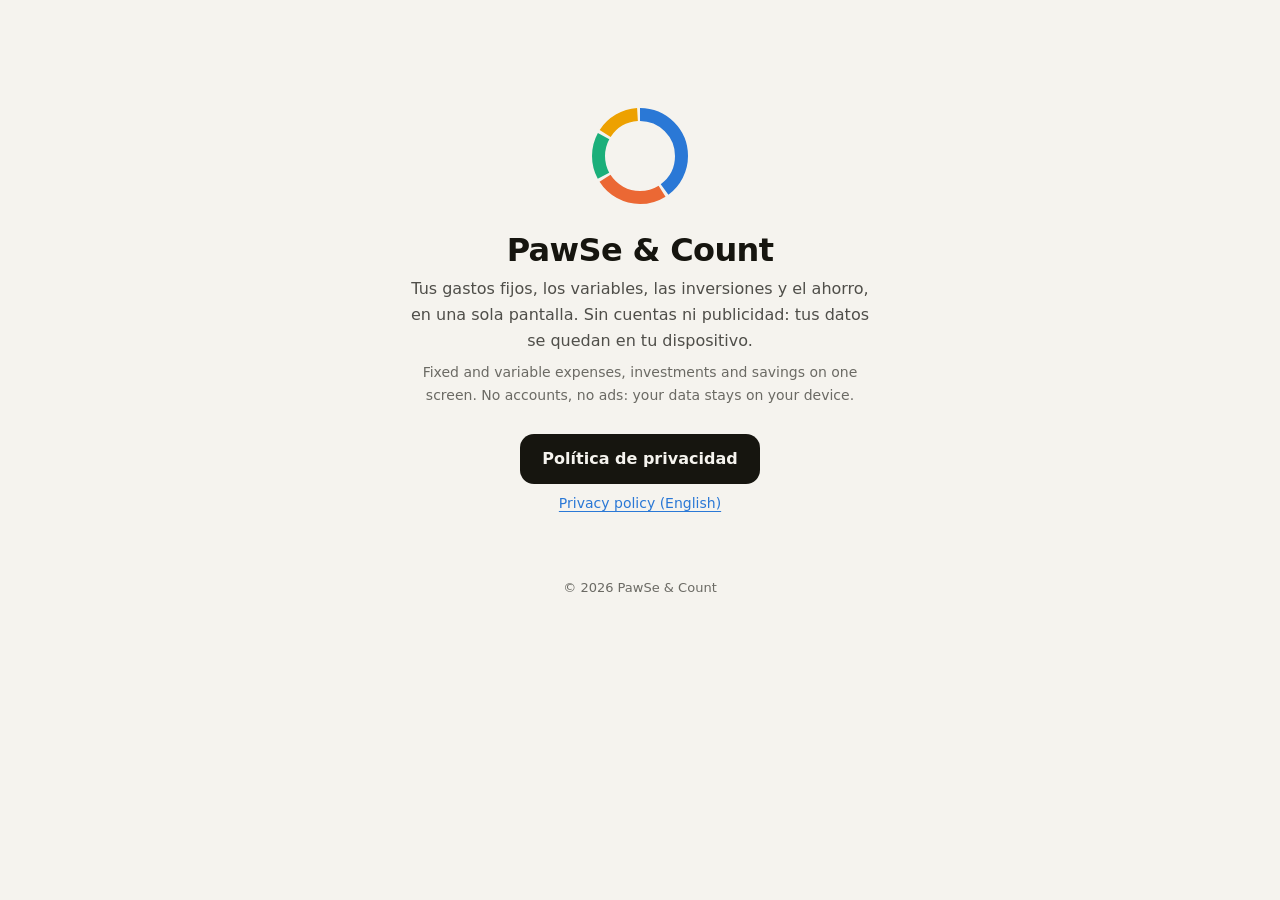
<file: index.html>
<!doctype html>
<html lang="es">
<head>
<meta charset="utf-8">
<meta name="viewport" content="width=device-width, initial-scale=1">
<title>PawSe &amp; Count</title>
<meta name="description" content="PawSe &amp; Count: tus gastos fijos, los variables, las inversiones y el ahorro, en una sola pantalla.">
<link rel="icon" href="favicon.png">
<link rel="stylesheet" href="estilos.css">
</head>
<body>
<main class="pagina landing">
  <svg width="96" height="96" viewBox="0 0 96 96" aria-hidden="true"><g transform="rotate(-90 48 48)" fill="none" stroke-width="13"><circle cx="48" cy="48" r="41.5" style="stroke:var(--fijo)" stroke-dasharray="103.91 260.75"/><circle cx="48" cy="48" r="41.5" style="stroke:var(--variable)" stroke-dasharray="64.80 260.75" stroke-dashoffset="-106.91"/><circle cx="48" cy="48" r="41.5" style="stroke:var(--inversion)" stroke-dasharray="41.33 260.75" stroke-dashoffset="-174.70"/><circle cx="48" cy="48" r="41.5" style="stroke:var(--ahorro)" stroke-dasharray="38.72 260.75" stroke-dashoffset="-219.03"/></g></svg>
  <h1>PawSe &amp; Count</h1>
  <p>Tus gastos fijos, los variables, las inversiones y el ahorro, en una sola pantalla. Sin cuentas ni publicidad: tus datos se quedan en tu dispositivo.</p>
  <p lang="en" class="mute">Fixed and variable expenses, investments and savings on one screen. No accounts, no ads: your data stays on your device.</p>
  <a class="boton" href="privacidad/">Política de privacidad</a>
  <p class="enlace-en"><a href="privacidad/#en" hreflang="en">Privacy policy (English)</a></p>
  <footer>© 2026 PawSe &amp; Count</footer>
</main>
</body>
</html>
</file>
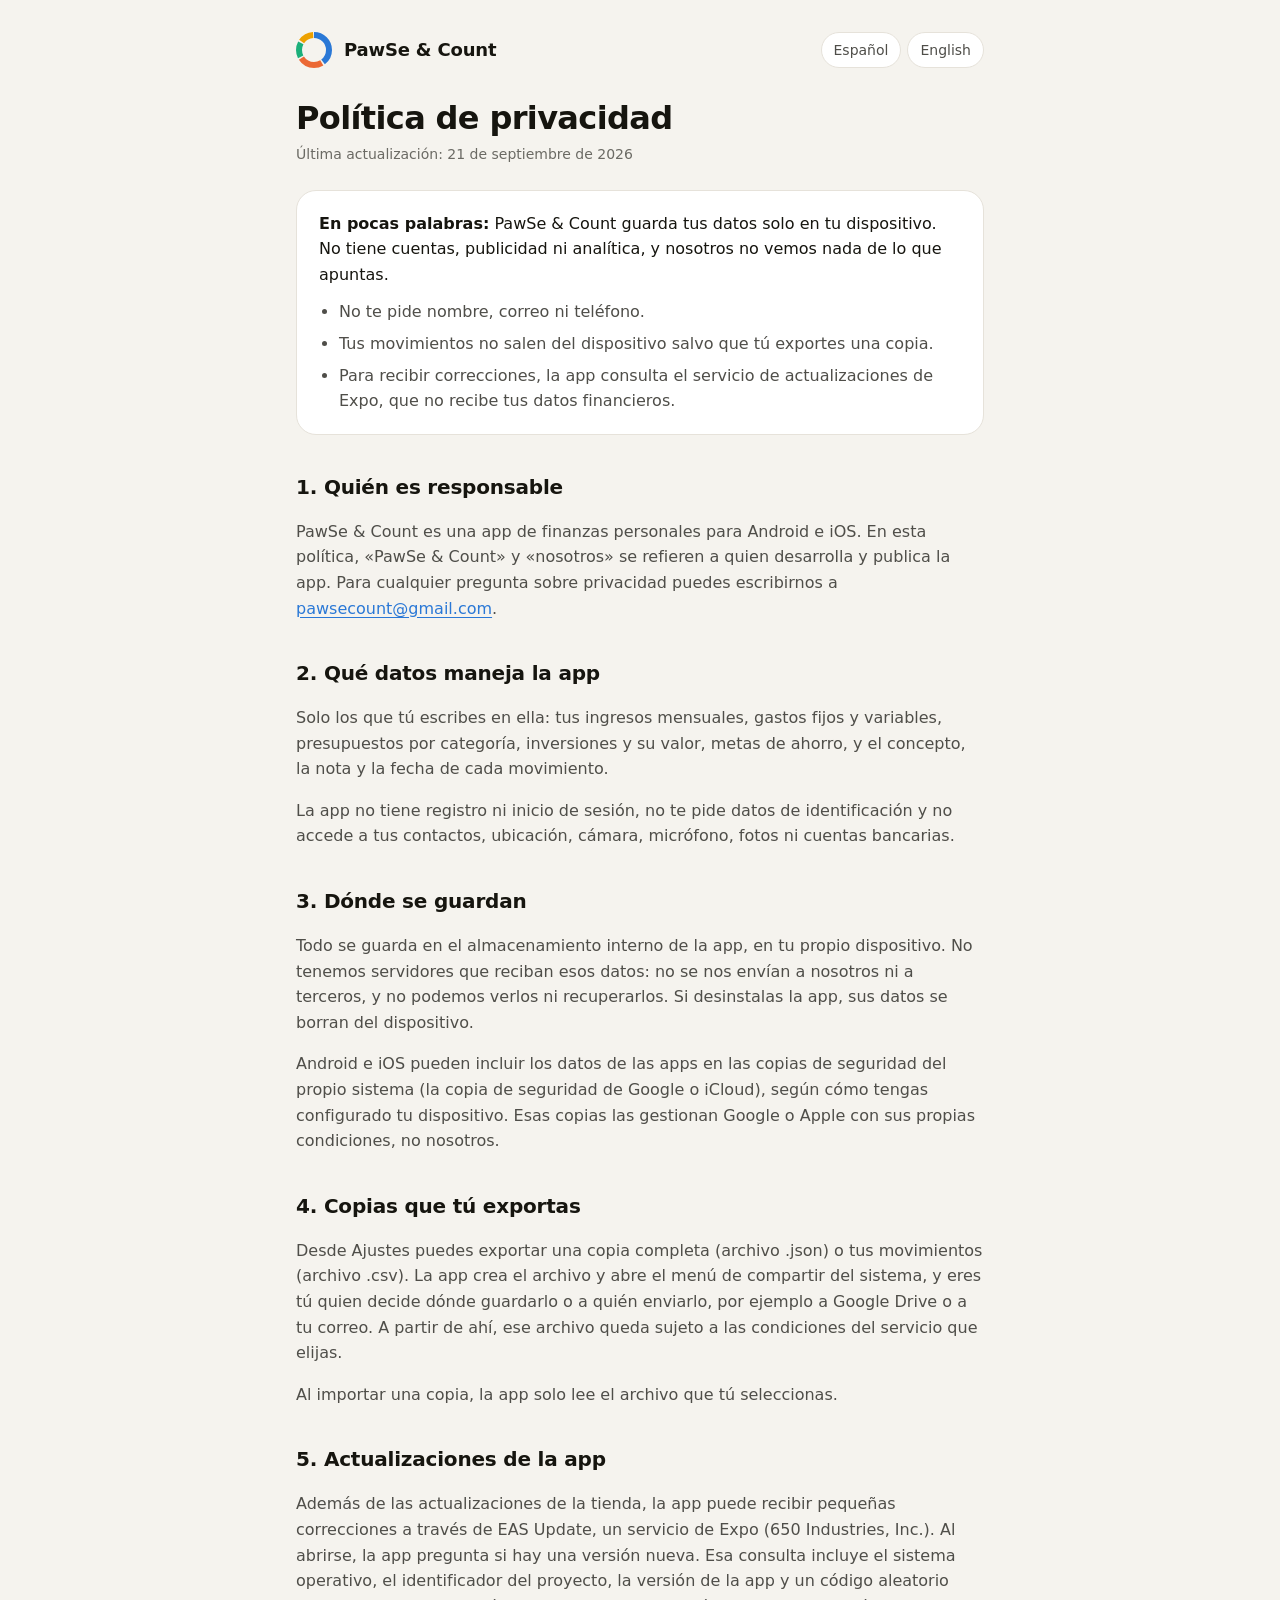
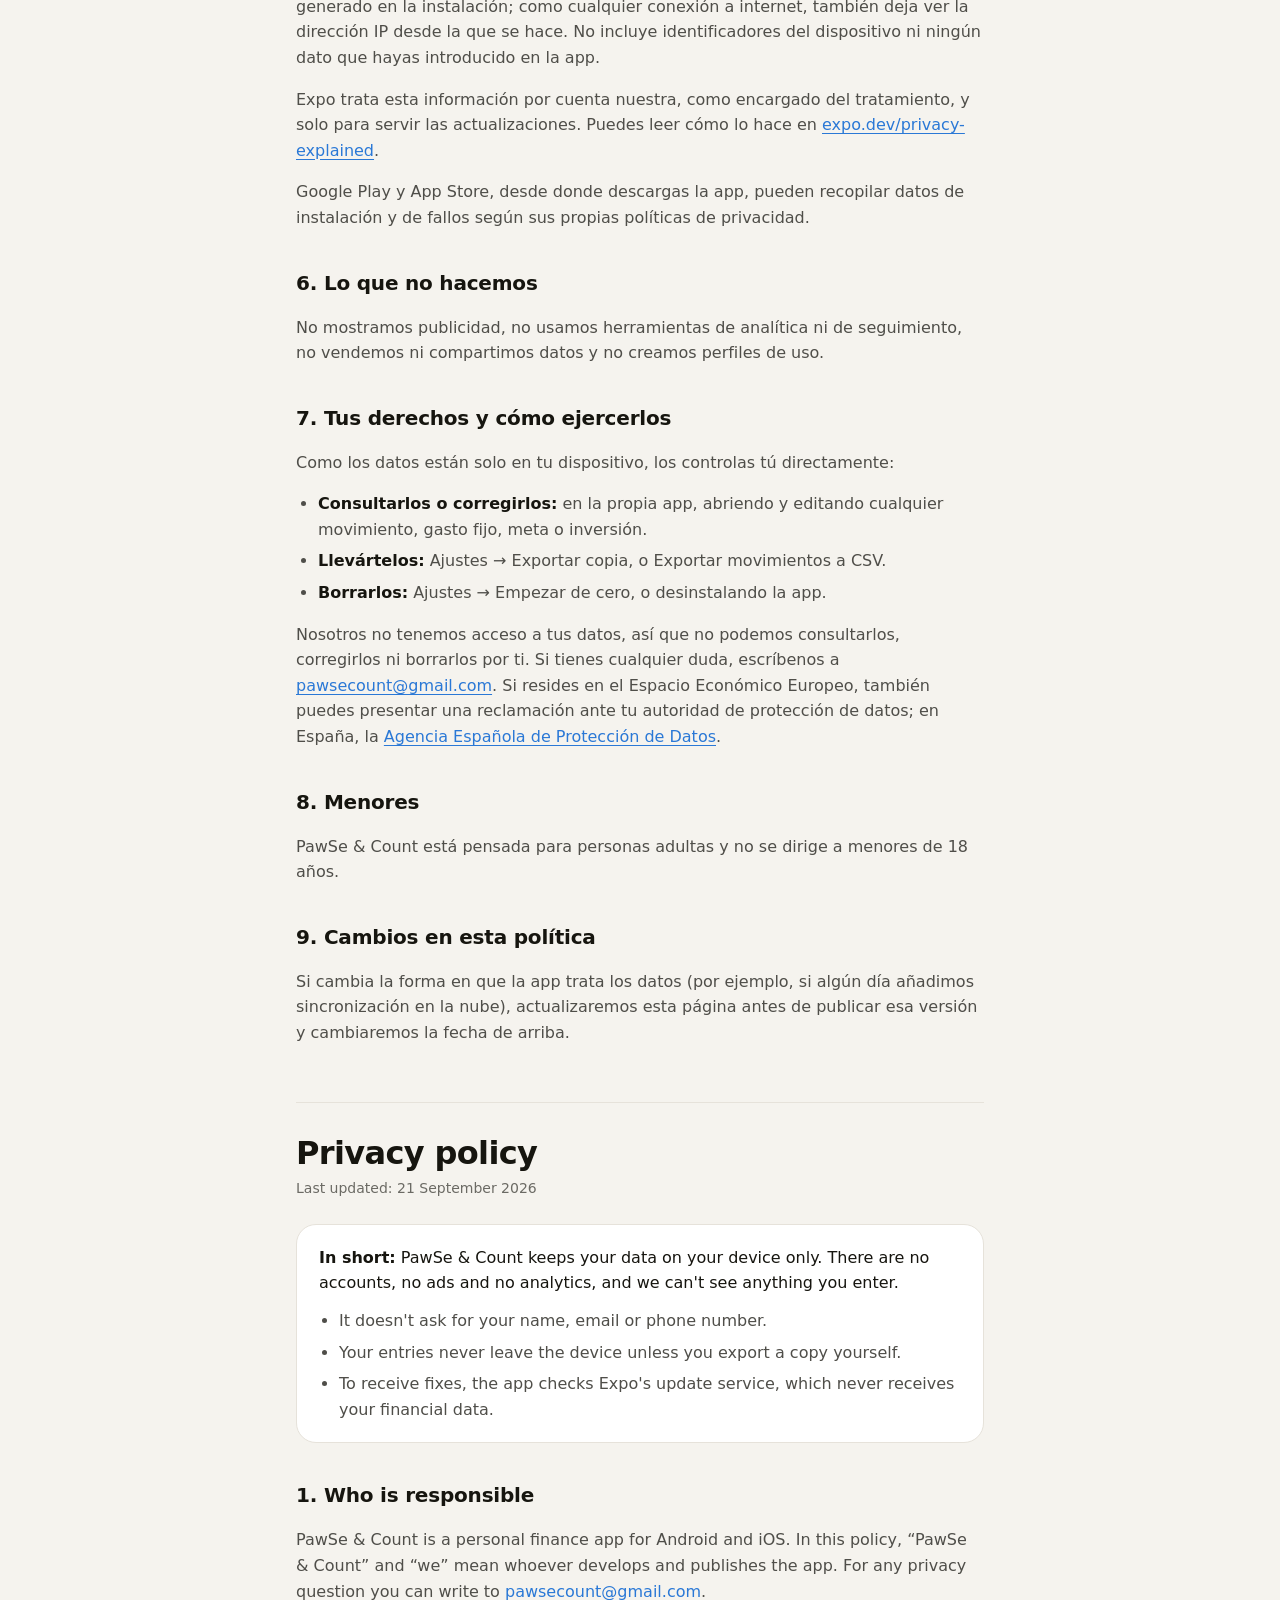
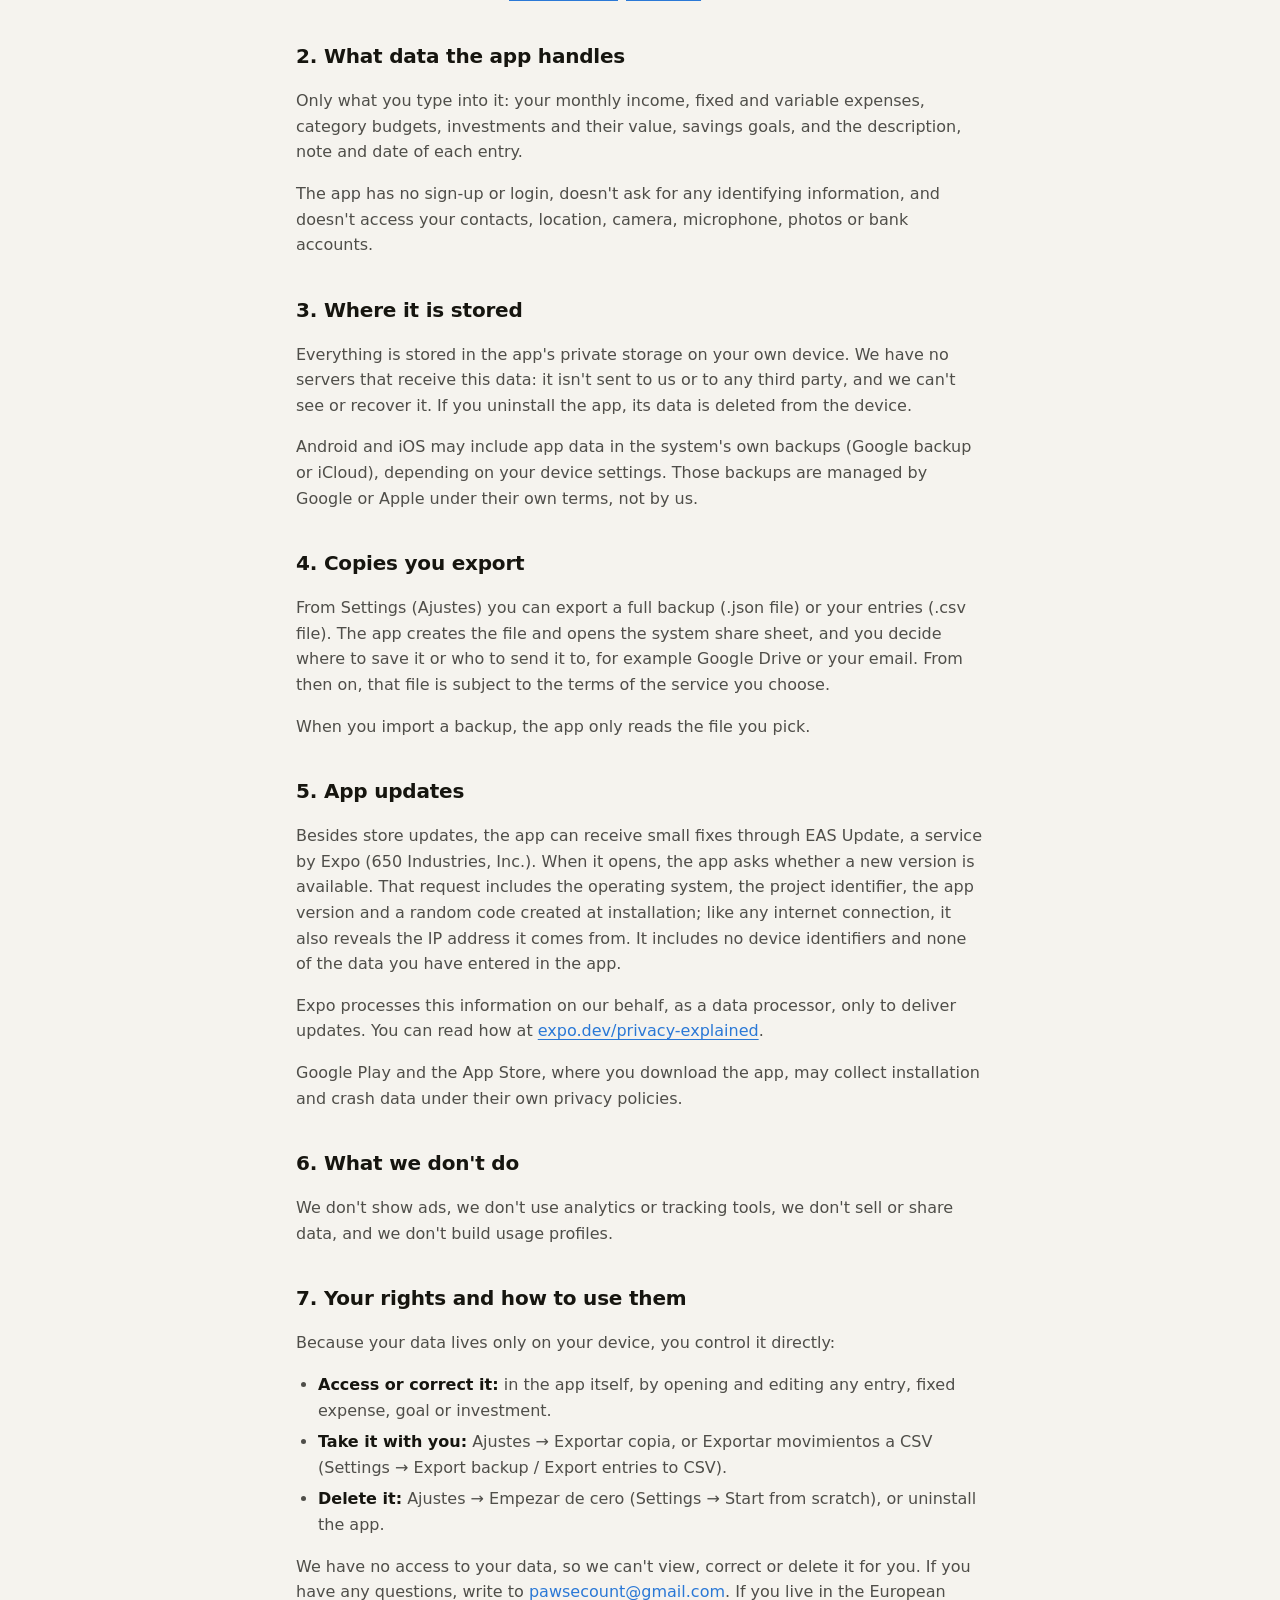
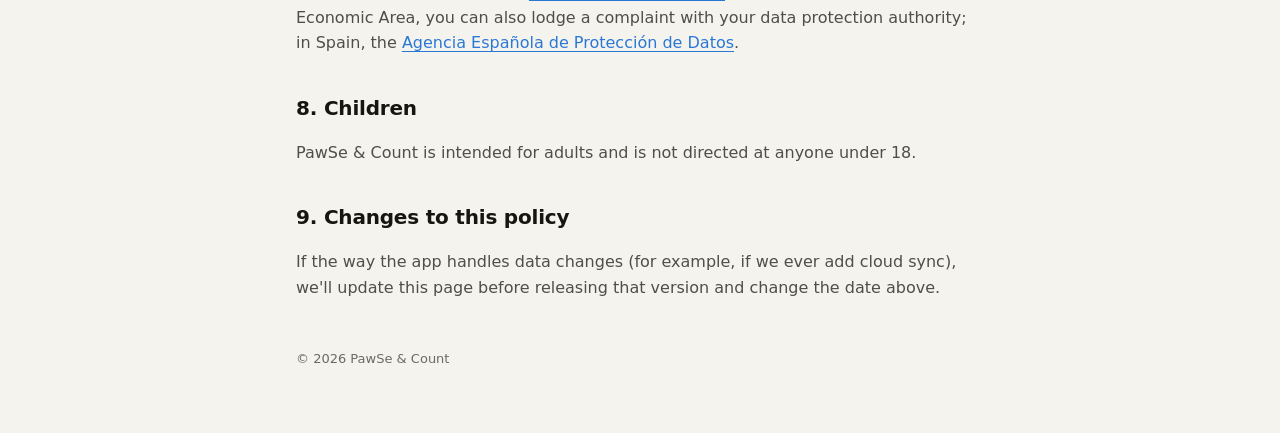
<file: privacidad/index.html>
<!doctype html>
<html lang="es">
<head>
<meta charset="utf-8">
<meta name="viewport" content="width=device-width, initial-scale=1">
<title>Política de privacidad · PawSe &amp; Count</title>
<meta name="description" content="Política de privacidad de PawSe &amp; Count, app de finanzas personales. Tus datos se guardan solo en tu dispositivo.">
<link rel="icon" href="../favicon.png">
<link rel="stylesheet" href="../estilos.css">
</head>
<body>
<div class="pagina">

<header>
  <a href="../" class="logo" aria-label="PawSe &amp; Count, inicio">
    <svg width="36" height="36" viewBox="0 0 36 36" aria-hidden="true"><g transform="rotate(-90 18 18)" fill="none" stroke-width="6"><circle cx="18" cy="18" r="15" style="stroke:var(--fijo)" stroke-dasharray="37.14 94.25"/><circle cx="18" cy="18" r="15" style="stroke:var(--variable)" stroke-dasharray="23.00 94.25" stroke-dashoffset="-38.64"/><circle cx="18" cy="18" r="15" style="stroke:var(--inversion)" stroke-dasharray="14.52 94.25" stroke-dashoffset="-63.15"/><circle cx="18" cy="18" r="15" style="stroke:var(--ahorro)" stroke-dasharray="13.58 94.25" stroke-dashoffset="-79.17"/></g></svg>
    <span class="marca">PawSe &amp; Count</span>
  </a>
  <nav class="idiomas" aria-label="Idioma / Language">
    <a href="#es" hreflang="es" aria-label="Español"><span class="largo">Español</span><span class="corto" aria-hidden="true">ES</span></a>
    <a href="#en" hreflang="en" aria-label="English"><span class="largo">English</span><span class="corto" aria-hidden="true">EN</span></a>
  </nav>
</header>

<main>
<section id="es" lang="es">
  <h1>Política de privacidad</h1>
  <p class="fecha">Última actualización: 21 de septiembre de 2026</p>

  <div class="resumen">
    <p><strong>En pocas palabras:</strong> PawSe &amp; Count guarda tus datos solo en tu dispositivo. No tiene cuentas, publicidad ni analítica, y nosotros no vemos nada de lo que apuntas.</p>
    <ul>
      <li>No te pide nombre, correo ni teléfono.</li>
      <li>Tus movimientos no salen del dispositivo salvo que tú exportes una copia.</li>
      <li>Para recibir correcciones, la app consulta el servicio de actualizaciones de Expo, que no recibe tus datos financieros.</li>
    </ul>
  </div>

  <h2>1. Quién es responsable</h2>
  <p>PawSe &amp; Count es una app de finanzas personales para Android e iOS. En esta política, «PawSe &amp; Count» y «nosotros» se refieren a quien desarrolla y publica la app. Para cualquier pregunta sobre privacidad puedes escribirnos a <a href="mailto:pawsecount@gmail.com">pawsecount@gmail.com</a>.</p>

  <h2>2. Qué datos maneja la app</h2>
  <p>Solo los que tú escribes en ella: tus ingresos mensuales, gastos fijos y variables, presupuestos por categoría, inversiones y su valor, metas de ahorro, y el concepto, la nota y la fecha de cada movimiento.</p>
  <p>La app no tiene registro ni inicio de sesión, no te pide datos de identificación y no accede a tus contactos, ubicación, cámara, micrófono, fotos ni cuentas bancarias.</p>

  <h2>3. Dónde se guardan</h2>
  <p>Todo se guarda en el almacenamiento interno de la app, en tu propio dispositivo. No tenemos servidores que reciban esos datos: no se nos envían a nosotros ni a terceros, y no podemos verlos ni recuperarlos. Si desinstalas la app, sus datos se borran del dispositivo.</p>
  <p>Android e iOS pueden incluir los datos de las apps en las copias de seguridad del propio sistema (la copia de seguridad de Google o iCloud), según cómo tengas configurado tu dispositivo. Esas copias las gestionan Google o Apple con sus propias condiciones, no nosotros.</p>

  <h2>4. Copias que tú exportas</h2>
  <p>Desde Ajustes puedes exportar una copia completa (archivo .json) o tus movimientos (archivo .csv). La app crea el archivo y abre el menú de compartir del sistema, y eres tú quien decide dónde guardarlo o a quién enviarlo, por ejemplo a Google Drive o a tu correo. A partir de ahí, ese archivo queda sujeto a las condiciones del servicio que elijas.</p>
  <p>Al importar una copia, la app solo lee el archivo que tú seleccionas.</p>

  <h2>5. Actualizaciones de la app</h2>
  <p>Además de las actualizaciones de la tienda, la app puede recibir pequeñas correcciones a través de EAS Update, un servicio de Expo (650 Industries, Inc.). Al abrirse, la app pregunta si hay una versión nueva. Esa consulta incluye el sistema operativo, el identificador del proyecto, la versión de la app y un código aleatorio generado en la instalación; como cualquier conexión a internet, también deja ver la dirección IP desde la que se hace. No incluye identificadores del dispositivo ni ningún dato que hayas introducido en la app.</p>
  <p>Expo trata esta información por cuenta nuestra, como encargado del tratamiento, y solo para servir las actualizaciones. Puedes leer cómo lo hace en <a href="https://expo.dev/privacy-explained" rel="noopener">expo.dev/privacy-explained</a>.</p>
  <p>Google Play y App Store, desde donde descargas la app, pueden recopilar datos de instalación y de fallos según sus propias políticas de privacidad.</p>

  <h2>6. Lo que no hacemos</h2>
  <p>No mostramos publicidad, no usamos herramientas de analítica ni de seguimiento, no vendemos ni compartimos datos y no creamos perfiles de uso.</p>

  <h2>7. Tus derechos y cómo ejercerlos</h2>
  <p>Como los datos están solo en tu dispositivo, los controlas tú directamente:</p>
  <ul>
    <li><strong>Consultarlos o corregirlos:</strong> en la propia app, abriendo y editando cualquier movimiento, gasto fijo, meta o inversión.</li>
    <li><strong>Llevártelos:</strong> Ajustes → Exportar copia, o Exportar movimientos a CSV.</li>
    <li><strong>Borrarlos:</strong> Ajustes → Empezar de cero, o desinstalando la app.</li>
  </ul>
  <p>Nosotros no tenemos acceso a tus datos, así que no podemos consultarlos, corregirlos ni borrarlos por ti. Si tienes cualquier duda, escríbenos a <a href="mailto:pawsecount@gmail.com">pawsecount@gmail.com</a>. Si resides en el Espacio Económico Europeo, también puedes presentar una reclamación ante tu autoridad de protección de datos; en España, la <a href="https://www.aepd.es" rel="noopener">Agencia Española de Protección de Datos</a>.</p>

  <h2>8. Menores</h2>
  <p>PawSe &amp; Count está pensada para personas adultas y no se dirige a menores de 18 años.</p>

  <h2>9. Cambios en esta política</h2>
  <p>Si cambia la forma en que la app trata los datos (por ejemplo, si algún día añadimos sincronización en la nube), actualizaremos esta página antes de publicar esa versión y cambiaremos la fecha de arriba.</p>
</section>

<hr>

<section id="en" lang="en">
  <h1>Privacy policy</h1>
  <p class="fecha">Last updated: 21 September 2026</p>

  <div class="resumen">
    <p><strong>In short:</strong> PawSe &amp; Count keeps your data on your device only. There are no accounts, no ads and no analytics, and we can't see anything you enter.</p>
    <ul>
      <li>It doesn't ask for your name, email or phone number.</li>
      <li>Your entries never leave the device unless you export a copy yourself.</li>
      <li>To receive fixes, the app checks Expo's update service, which never receives your financial data.</li>
    </ul>
  </div>

  <h2>1. Who is responsible</h2>
  <p>PawSe &amp; Count is a personal finance app for Android and iOS. In this policy, “PawSe &amp; Count” and “we” mean whoever develops and publishes the app. For any privacy question you can write to <a href="mailto:pawsecount@gmail.com">pawsecount@gmail.com</a>.</p>

  <h2>2. What data the app handles</h2>
  <p>Only what you type into it: your monthly income, fixed and variable expenses, category budgets, investments and their value, savings goals, and the description, note and date of each entry.</p>
  <p>The app has no sign-up or login, doesn't ask for any identifying information, and doesn't access your contacts, location, camera, microphone, photos or bank accounts.</p>

  <h2>3. Where it is stored</h2>
  <p>Everything is stored in the app's private storage on your own device. We have no servers that receive this data: it isn't sent to us or to any third party, and we can't see or recover it. If you uninstall the app, its data is deleted from the device.</p>
  <p>Android and iOS may include app data in the system's own backups (Google backup or iCloud), depending on your device settings. Those backups are managed by Google or Apple under their own terms, not by us.</p>

  <h2>4. Copies you export</h2>
  <p>From Settings (Ajustes) you can export a full backup (.json file) or your entries (.csv file). The app creates the file and opens the system share sheet, and you decide where to save it or who to send it to, for example Google Drive or your email. From then on, that file is subject to the terms of the service you choose.</p>
  <p>When you import a backup, the app only reads the file you pick.</p>

  <h2>5. App updates</h2>
  <p>Besides store updates, the app can receive small fixes through EAS Update, a service by Expo (650 Industries, Inc.). When it opens, the app asks whether a new version is available. That request includes the operating system, the project identifier, the app version and a random code created at installation; like any internet connection, it also reveals the IP address it comes from. It includes no device identifiers and none of the data you have entered in the app.</p>
  <p>Expo processes this information on our behalf, as a data processor, only to deliver updates. You can read how at <a href="https://expo.dev/privacy-explained" rel="noopener">expo.dev/privacy-explained</a>.</p>
  <p>Google Play and the App Store, where you download the app, may collect installation and crash data under their own privacy policies.</p>

  <h2>6. What we don't do</h2>
  <p>We don't show ads, we don't use analytics or tracking tools, we don't sell or share data, and we don't build usage profiles.</p>

  <h2>7. Your rights and how to use them</h2>
  <p>Because your data lives only on your device, you control it directly:</p>
  <ul>
    <li><strong>Access or correct it:</strong> in the app itself, by opening and editing any entry, fixed expense, goal or investment.</li>
    <li><strong>Take it with you:</strong> Ajustes → Exportar copia, or Exportar movimientos a CSV (Settings → Export backup / Export entries to CSV).</li>
    <li><strong>Delete it:</strong> Ajustes → Empezar de cero (Settings → Start from scratch), or uninstall the app.</li>
  </ul>
  <p>We have no access to your data, so we can't view, correct or delete it for you. If you have any questions, write to <a href="mailto:pawsecount@gmail.com">pawsecount@gmail.com</a>. If you live in the European Economic Area, you can also lodge a complaint with your data protection authority; in Spain, the <a href="https://www.aepd.es" rel="noopener">Agencia Española de Protección de Datos</a>.</p>

  <h2>8. Children</h2>
  <p>PawSe &amp; Count is intended for adults and is not directed at anyone under 18.</p>

  <h2>9. Changes to this policy</h2>
  <p>If the way the app handles data changes (for example, if we ever add cloud sync), we'll update this page before releasing that version and change the date above.</p>
</section>
</main>

<footer>© 2026 PawSe &amp; Count</footer>
</div>
</body>
</html>
</file>
<file: estilos.css>
/* Mismos colores que la app. Solo fuentes del sistema: la página no carga nada de terceros. */
:root {
  --bg: #F5F3EE; --card: #FFFFFF; --ink: #16150F; --ink2: #4F4E49; --mute: #6B6A64; --line: #E6E2DA;
  --fijo: #2a78d6; --variable: #eb6834; --inversion: #1baf7a; --ahorro: #eda100; --pendiente: #FCEBC4;
  color-scheme: light dark;
}
@media (prefers-color-scheme: dark) {
  :root {
    --bg: #0E0E0F; --card: #1C1C1E; --ink: #F5F4EF; --ink2: #C9C8C0; --mute: #9C9B94; --line: #2E2E2C;
    --fijo: #3987e5; --variable: #d95926; --inversion: #199e70; --ahorro: #c98500; --pendiente: #4A3A10;
  }
}
* { box-sizing: border-box; }
html { -webkit-text-size-adjust: 100%; }
body {
  margin: 0; background: var(--bg); color: var(--ink);
  font: 16px/1.6 system-ui, -apple-system, "Segoe UI", Roboto, "Helvetica Neue", sans-serif;
}
.pagina { max-width: 720px; margin: 0 auto; padding: 32px 16px 64px; }
header { display: flex; align-items: center; gap: 14px; margin-bottom: 8px; }
header svg { flex-shrink: 0; }
.marca { font-weight: 700; font-size: 18px; letter-spacing: -0.01em; }
nav.idiomas { margin-left: auto; font-size: 14px; display: flex; gap: 6px; }
nav.idiomas a { color: var(--ink2); text-decoration: none; padding: 6px 12px; border-radius: 999px; background: var(--card); border: 1px solid var(--line); }
nav.idiomas a:hover, nav.idiomas a:focus-visible { color: var(--ink); border-color: var(--ink2); }
h1 { font-size: 32px; line-height: 1.15; letter-spacing: -0.02em; margin: 32px 0 6px; }
h2 { font-size: 20px; letter-spacing: -0.01em; margin: 36px 0 8px; }
p, li { color: var(--ink2); }
strong { color: var(--ink); }
.fecha { color: var(--mute); font-size: 14px; margin: 0 0 24px; }
.resumen { background: var(--card); border: 1px solid var(--line); border-radius: 20px; padding: 20px 22px; }
.resumen p { margin: 0; color: var(--ink); }
.resumen ul { margin: 12px 0 0; padding-left: 20px; }
a { color: var(--fijo); text-underline-offset: 3px; }
.pendiente { background: var(--pendiente); color: var(--ink); padding: 1px 6px; border-radius: 6px; font-weight: 600; }
hr { border: 0; border-top: 1px solid var(--line); margin: 56px 0 8px; }
footer { color: var(--mute); font-size: 13px; margin-top: 48px; }
.landing { text-align: center; padding-top: 12vh; }
.landing h1 { margin-top: 20px; }
.landing p { max-width: 460px; margin: 8px auto; }
.boton { display: inline-block; margin-top: 20px; padding: 12px 22px; border-radius: 14px; background: var(--ink); color: var(--bg); text-decoration: none; font-weight: 600; }
header .logo { display: flex; align-items: center; gap: 12px; color: var(--ink); text-decoration: none; }
section[id] { scroll-margin-top: 16px; }
ul { padding-left: 22px; }
li + li { margin-top: 6px; }
.mute { color: var(--mute); font-size: 14px; }
.enlace-en { font-size: 14px; margin-top: 14px; }
.landing footer { margin-top: 64px; }
@media (max-width: 420px) { h1 { font-size: 28px; } .marca { font-size: 16px; } }
.marca, .pendiente { white-space: nowrap; }
nav.idiomas .corto { display: none; }
@media (max-width: 480px) {
  nav.idiomas .largo { display: none; }
  nav.idiomas .corto { display: inline; }
}
</file>
